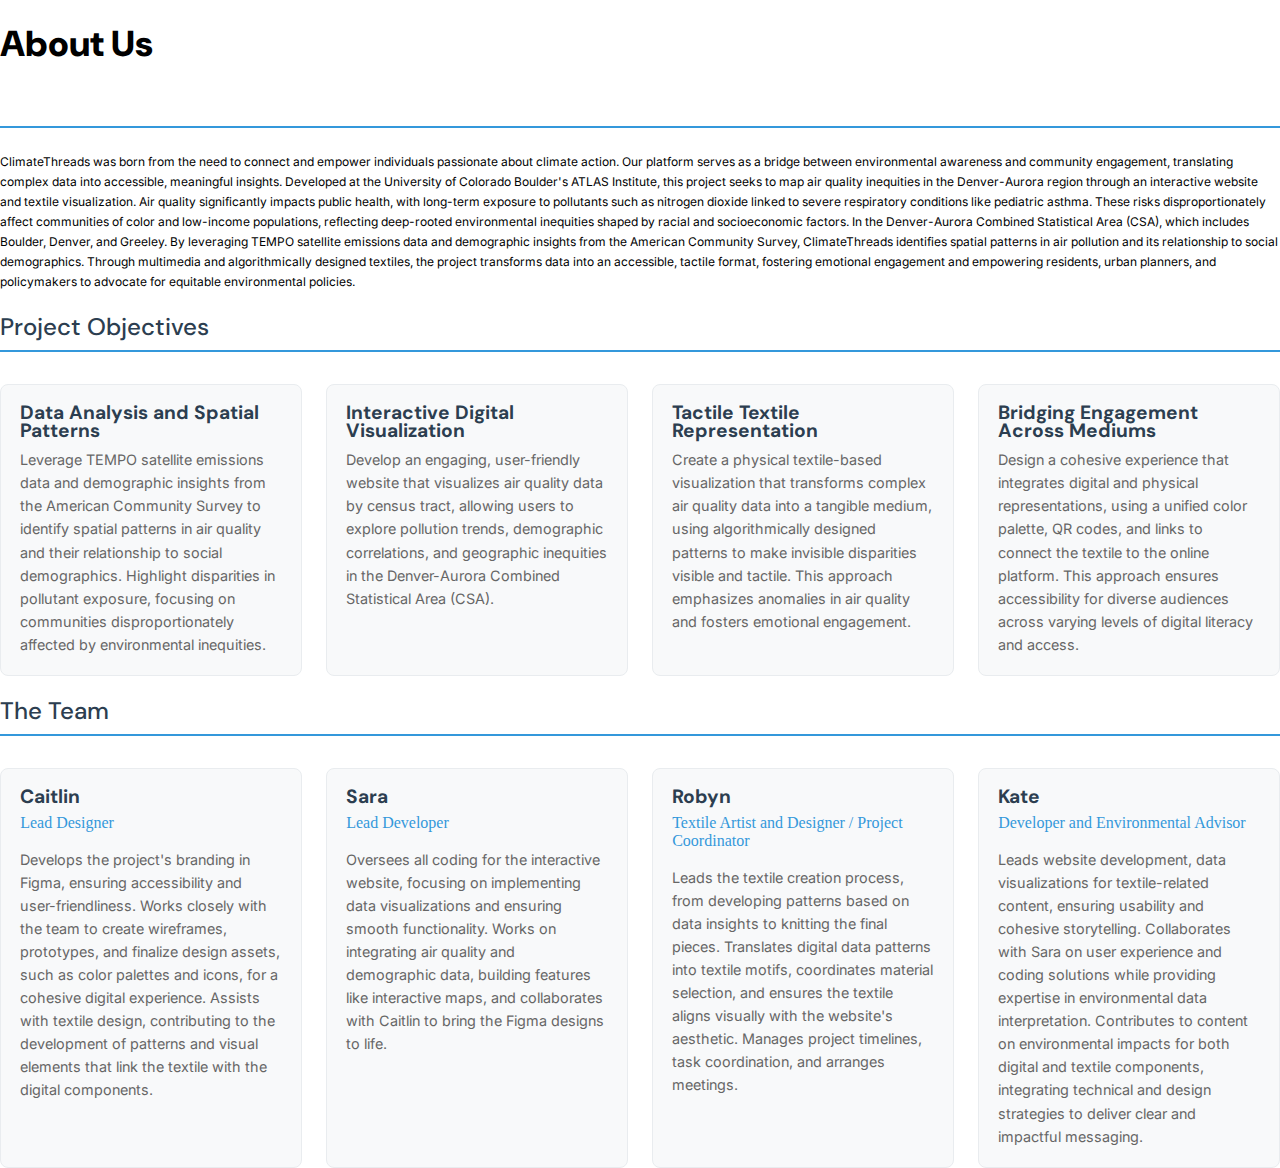
<file: html/about.html>
<!DOCTYPE html>
<html lang="en">
<head>
    <title>ClimateThreads - About</title>
    <link rel="stylesheet" href="../css/pagestyle.css">
    <link href="https://fonts.googleapis.com/css2?family=DM+Sans:wght@400;500;900&family=Inter:wght@400;700&display=swap" rel="stylesheet">

</head>
<body>
    <h1>About Us</h1>
    
    <section class="project-background">
        <h2 style="color:white">Project Background</h2>
        <p>ClimateThreads was born from the need to connect and empower individuals passionate about climate action. 
            Our platform serves as a bridge between environmental awareness and community engagement, translating complex
             data into accessible, meaningful insights. Developed at the University of Colorado Boulder's ATLAS Institute,
              this project seeks to map air quality inequities in the Denver-Aurora region through an interactive website
               and textile visualization. Air quality significantly impacts public health, with long-term exposure to pollutants 
               such as nitrogen dioxide linked to severe respiratory conditions like pediatric asthma. These risks 
               disproportionately affect communities of color and low-income populations, reflecting deep-rooted environmental
                inequities shaped by racial and socioeconomic factors. In the Denver-Aurora Combined Statistical Area (CSA),
                 which includes Boulder, Denver, and Greeley. By leveraging TEMPO satellite emissions data and demographic 
                 insights from the American Community Survey, ClimateThreads identifies spatial patterns in air pollution 
                 and its relationship to social demographics. Through multimedia and algorithmically designed textiles, 
                 the project transforms data into an accessible, tactile format, fostering emotional engagement and empowering
                  residents, urban planners, and policymakers to advocate for equitable environmental policies.</p>
    </section>

    <section class="team">
        <h2>Project Objectives</h2>
        <div class="team-members">
            <div class="member">
                <h3>Data Analysis and Spatial Patterns</h3>
                <p>Leverage TEMPO satellite emissions data and demographic insights from the American Community Survey to identify spatial patterns in air quality and their relationship to social demographics. Highlight disparities in pollutant exposure, focusing on communities disproportionately affected by environmental inequities.</p>
            </div>
            <div class="member">
                <h3>Interactive Digital Visualization</h3>
                <p>Develop an engaging, user-friendly website that visualizes air quality data by census tract, allowing users to explore pollution trends, demographic correlations, and geographic inequities in the Denver-Aurora Combined Statistical Area (CSA).</p>
            </div>
            <div class="member">
                <h3>Tactile Textile Representation</h3>
                <p>Create a physical textile-based visualization that transforms complex air quality data into a tangible medium, using algorithmically designed patterns to make invisible disparities visible and tactile. This approach emphasizes anomalies in air quality and fosters emotional engagement.</p>
            </div>
            <div class="member">
                <h3>Bridging Engagement Across Mediums</h3>
                <p>Design a cohesive experience that integrates digital and physical representations, using a unified color palette, QR codes, and links to connect the textile to the online platform. This approach ensures accessibility for diverse audiences across varying levels of digital literacy and access.</p>
            </div>
        </div>
    </section>

    <section class="team">
        <h2>The Team</h2>
        <div class="team-members">
            <div class="member">
                <h3>Caitlin</h3>
                <h4>Lead Designer</h4>
                <p>Develops the project's branding in Figma, ensuring accessibility and user-friendliness. Works closely with the team to create wireframes, prototypes, and finalize design assets, such as color palettes and icons, for a cohesive digital experience. Assists with textile design, contributing to the development of patterns and visual elements that link the textile with the digital components.</p>
            </div>

            <div class="member">
                <h3>Sara</h3>
                <h4>Lead Developer</h4>
                <p>Oversees all coding for the interactive website, focusing on implementing data visualizations and ensuring smooth functionality. Works on integrating air quality and demographic data, building features like interactive maps, and collaborates with Caitlin to bring the Figma designs to life.</p>
            </div>

            <div class="member">
                <h3>Robyn</h3>
                <h4>Textile Artist and Designer / Project Coordinator</h4>
                <p>Leads the textile creation process, from developing patterns based on data insights to knitting the final pieces. Translates digital data patterns into textile motifs, coordinates material selection, and ensures the textile aligns visually with the website's aesthetic. Manages project timelines, task coordination, and arranges meetings.</p>
            </div>

            <div class="member">
                <h3>Kate</h3>
                <h4>Developer and Environmental Advisor</h4>
                <p>Leads website development, data visualizations for textile-related content, ensuring usability and cohesive storytelling. Collaborates with Sara on user experience and coding solutions while providing expertise in environmental data interpretation. Contributes to content on environmental impacts for both digital and textile components, integrating technical and design strategies to deliver clear and impactful messaging.</p>
            </div>
        </div>
    </section>
</body>
</html>
</file>
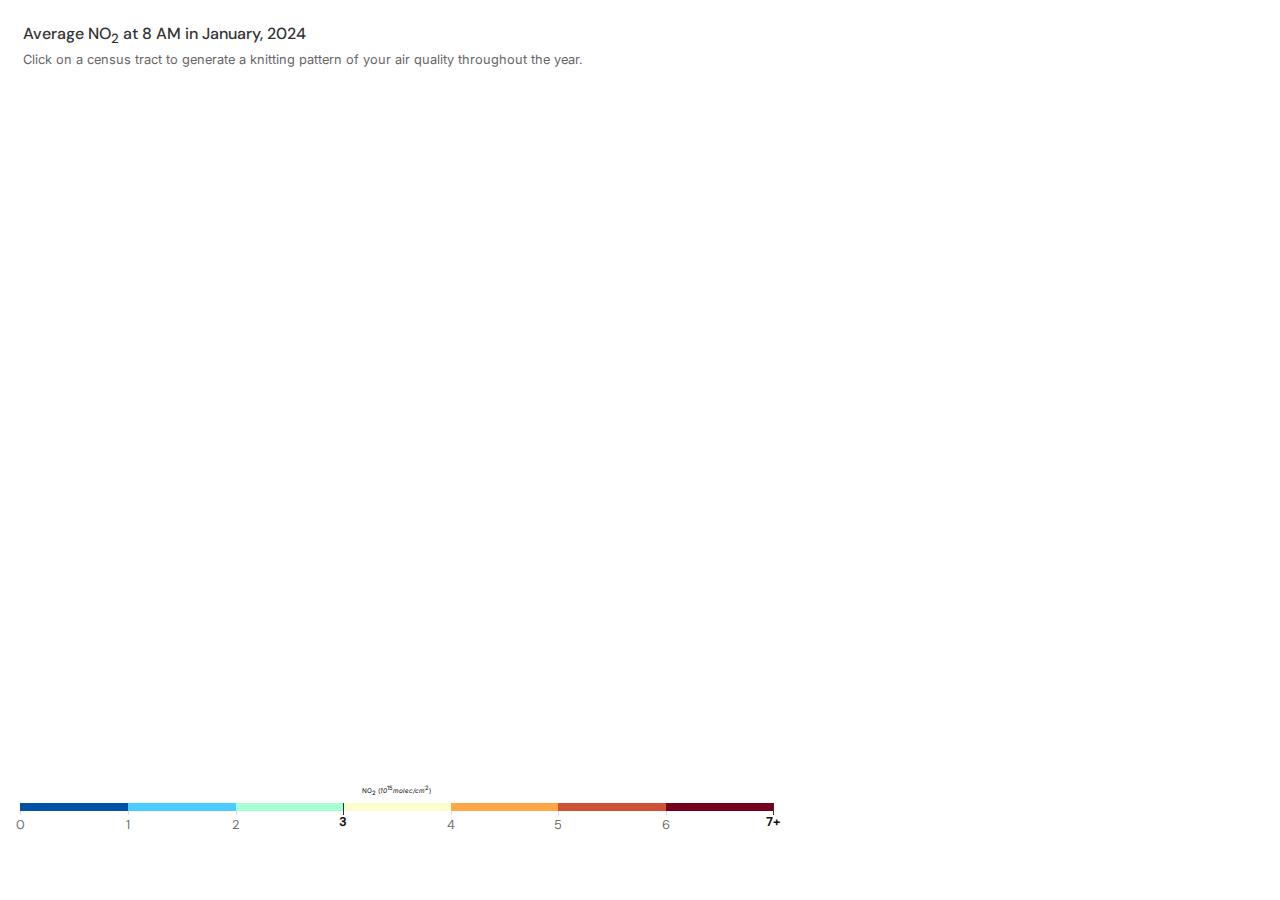
<file: html/displaymap.html>
<!DOCTYPE html>
<html>
<head>
<meta charset="utf-8">
<title>Display</title> 
<meta name="viewport" content="initial-scale=1,maximum-scale=1,user-scalable=no">

<link href="https://api.mapbox.com/mapbox-gl-js/v2.13.0/mapbox-gl.css" rel="stylesheet">
<link href="https://cdn.syncfusion.com/ej2/27.2.2/ej2-base/styles/material.css" rel="stylesheet">
    <link href="https://cdn.syncfusion.com/ej2/27.2.2/ej2-inputs/styles/material.css" rel="stylesheet">
    <link href="https://cdn.syncfusion.com/ej2/27.2.2/ej2-popups/styles/material.css" rel="stylesheet">
    <link href="https://cdn.syncfusion.com/ej2/27.2.2/ej2-buttons/styles/material.css" rel="stylesheet">
    <script src="https://api.mapbox.com/mapbox-gl-js/plugins/mapbox-gl-geocoder/v5.0.3/mapbox-gl-geocoder.min.js"></script>
    <link rel="stylesheet" href="https://api.mapbox.com/mapbox-gl-js/plugins/mapbox-gl-geocoder/v5.0.3/mapbox-gl-geocoder.css" type="text/css">
<script src="https://api.mapbox.com/mapbox-gl-js/v2.13.0/mapbox-gl.js"></script>
<script src="https://cdn.syncfusion.com/ej2/27.2.2/dist/ej2.min.js" type="text/javascript"></script>
<script src="https://cdn.syncfusion.com/ej2/syncfusion-helper.js" type ="text/javascript"></script>
<link rel="stylesheet" href="../css/style.css">
<link rel="stylesheet" href="../css/button.css">
<link rel="stylesheet" href="../css/components.css">
<link href="https://fonts.googleapis.com/css2?family=DM+Sans:wght@400;500;900&family=Inter:wght@400;700&display=swap" rel="stylesheet">
</head>
<style>
  .map-legend-bar {
    display: flex;
}

.map-legend-segment {
    height: 8px;
}
#overlay-text h2 {
  font-size: 1em;}
#overlay-text p {
  font-size: 0.8em;
}
#legend {
  position: absolute;
  bottom: 6vh;
  left: 1vw;
  width: 60%;
  background-color: rgba(255, 255, 255, 0.8);
  padding-bottom:35px;
  border-radius:5px;
  display: flex;
  flex-direction: column;
  justify-content: space-between;
  align-items: center;
}
.tick-text{
  font-size:0.8em;
}
.legend-label {
  font-size: 0.4em;
  margin:0;
  padding:0;
}
</style>
<body>
    <div id="displaymap" class="map"></div>
    <div id="overlay-text">
      <h2 id="map-title">Average NO<sub>2</sub> at 8 AM in January, 2024</h2>
      <p id="map-description" style="margin:0">Click on a census tract to generate a knitting pattern of your air quality throughout the year.</p>
  </div>
  <div id="legend" >
    <p class="legend-label">NO<sub>2</sub> (<em>10</em><sup>15</sup><em>molec/cm</em><sup>2</sup>)</p>
    <div class="map-legend">
      <div class="map-legend-bar">
        <div class="map-legend-segment" style="background-color: #0052a9; width: 14.29%; height: 8px;"></div>
        <div class="map-legend-segment" style="background-color: #4bccff; width: 14.29%; height: 8px;"></div>
        <div class="map-legend-segment" style="background-color: #a9ffd4; width: 14.29%; height: 8px;"></div>
        <div class="map-legend-segment" style="background-color: #fcfccd; width: 14.29%; height: 8px;"></div>
        <div class="map-legend-segment" style="background-color: #ffa646; width: 14.29%; height: 8px;"></div>
        <div class="map-legend-segment" style="background-color: #d05134; width: 14.29%; height: 8px;"></div>
        <div class="map-legend-segment" style="background-color: #75001d; width: 14.29%; height: 8px;"></div>
    </div>
    <div class="tick-text" style="left: 0%;">0</div>
    <div class="tick-text" style="left: 14.29%;">1</div>
    <div class="tick-text" style="left: 28.58%;">2</div>
    <div class="tick-text guideline" style="left: 42.87%;"><span class="tick-text-two-line">3</span></div>
    <div class="tick-text" style="left: 57.26%;">4</div>
    <div class="tick-text" style="left: 71.45%;">5</div>
    <div class="tick-text" style="left: 85.74%;">6</div>
    <div class="tick-text guideline" style="left: 100%;"><span class="tick-text-two-line">7+</div>
    <div class="tick-mark" style="left: 0%;"></div>
    <div class="tick-mark" style="left: 14.29%;"></div>
    <div class="tick-mark" style="left: 28.58%;"></div>
    <div class="tick-mark guideline" style="left: 42.87%;"></div>
    <div class="tick-mark" style="left: 57.16%;"></div>
    <div class="tick-mark" style="left: 71.45%;"></div>
    <div class="tick-mark" style="left: 85.74%;"></div>
    <div class="tick-mark guideline" style="left: 100%;"></div>
  </div>
  </div>
    <script src="../js/constants.js"></script>
    <script src="../js/map_class.js"></script>
      <script src="../js/displaymap.js"></script>
    <script src="../js/components.js"></script>
</body>
</html>
</file>
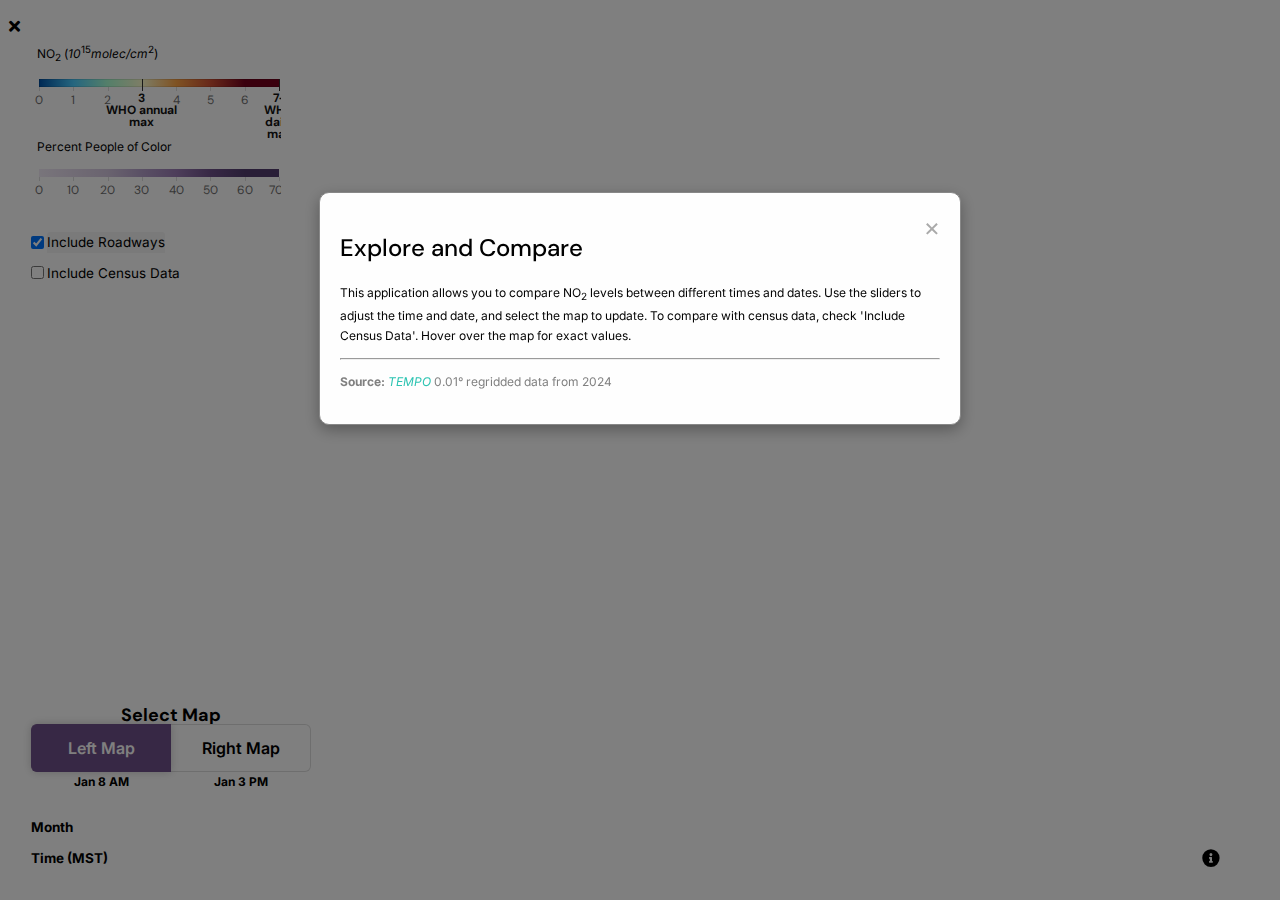
<file: html/map_compare.html>
<!DOCTYPE html>
<html>
<head>
<meta charset="utf-8">
<title>Swipe between maps</title> 
<meta name="viewport" content="initial-scale=1,maximum-scale=1,user-scalable=no">

<link href="https://api.mapbox.com/mapbox-gl-js/v2.13.0/mapbox-gl.css" rel="stylesheet">
<link href="https://cdn.syncfusion.com/ej2/27.2.2/ej2-base/styles/material.css" rel="stylesheet">
    <link href="https://cdn.syncfusion.com/ej2/27.2.2/ej2-inputs/styles/material.css" rel="stylesheet">
    <link href="https://cdn.syncfusion.com/ej2/27.2.2/ej2-popups/styles/material.css" rel="stylesheet">
    <link href="https://cdn.syncfusion.com/ej2/27.2.2/ej2-buttons/styles/material.css" rel="stylesheet">
    <script src="https://api.mapbox.com/mapbox-gl-js/plugins/mapbox-gl-geocoder/v5.0.3/mapbox-gl-geocoder.min.js"></script>
<link rel="stylesheet" href="https://api.mapbox.com/mapbox-gl-js/plugins/mapbox-gl-geocoder/v5.0.3/mapbox-gl-geocoder.css" type="text/css">



<script src="https://api.mapbox.com/mapbox-gl-js/v2.13.0/mapbox-gl.js"></script>
<script src="https://api.mapbox.com/mapbox-gl-js/plugins/mapbox-gl-compare/v0.4.0/mapbox-gl-compare.js"></script>
<script src="https://cdn.syncfusion.com/ej2/27.2.2/dist/ej2.min.js" type="text/javascript"></script>
<script src="https://cdn.syncfusion.com/ej2/syncfusion-helper.js" type ="text/javascript"></script>
<link rel="stylesheet" href="https://api.mapbox.com/mapbox-gl-js/plugins/mapbox-gl-compare/v0.4.0/mapbox-gl-compare.css" type="text/css">
<link rel="stylesheet" href="../css/style.css">
<link rel="stylesheet" href="../css/button.css">
<link rel="stylesheet" href="../css/components.css">
<link href="https://fonts.googleapis.com/css2?family=DM+Sans:wght@400;500;900&family=Inter:wght@400;700&display=swap" rel="stylesheet">
<link rel="stylesheet" href="https://cdnjs.cloudflare.com/ajax/libs/font-awesome/5.15.4/css/all.min.css">
</head>
<body>
<div id="comparison-container">
  <div id="before" class="map"></div>
  <div id="after" class="map"></div>
</div>


</nav>

<div id="console-button" >
  <div id=console-button-icon><i class="fas fa-times"></i></div>
  <div class="DateTime-container" id="mobile-datetime">
    <div id="before-label" class="map-label">Jan 8 AM</div>
    <div id="after-label" class="map-label"> Jan 3 PM</div>
  </div>
</div>
<div id="mobile-console">
<div id="console">
  
  <div class="console-content">
      
      <div id="poc"><p> </p></div>
      <div class="session">
          <div class="map-legend-container">
            <p class="legend-label">NO<sub>2</sub> (<em>10</em><sup>15</sup><em>molec/cm</em><sup>2</sup>)</p>
            <div class="map-legend">
              <div class="map-legend-bar">
                <div class="map-legend-gradient" style="background: linear-gradient(to right, #0052a9 0%, #4bccff 14.29%, #a9ffd4 28.58%, #fcfccd 42.87%, #ffa646 57.16%, #d05134 71.45%, #75001d 85.74%); height: 8px;"></div>
              </div>
              <!-- <div class="map-legend-gradient" style="background: linear-gradient(to right, #0052a9 0%, #4bccff 31.25%, #a9ffd4 40.625%, #fcfccd 50%, #ffa646 56.25%, #d05134 62.5%, #75001d 68.75%); height: 20px;"></div></div> -->
            <div class="tick-text" style="left: 0%;">0</div>
            <div class="tick-text" style="left: 14.29%;">1</div>
            <div class="tick-text" style="left: 28.58%;">2</div>
            <div class="tick-text guideline" style="left: 42.87%;"><span class="tick-text-two-line">3</span><span class="tick-text-two-line">WHO annual</span><span class="tick-text-two-line">max</span></div>
            <div class="tick-text" style="left: 57.26%;">4</div>
            <div class="tick-text" style="left: 71.45%;">5</div>
            <div class="tick-text" style="left: 85.74%;">6</div>
            <div class="tick-text guideline" style="left: 100%;"><span class="tick-text-two-line">7+</span><span class="tick-text-two-line">WHO daily</span><span class="tick-text-two-line">max</span></div>
            <div class="tick-mark" style="left: 0%;"></div>
            <div class="tick-mark" style="left: 14.29%;"></div>
            <div class="tick-mark" style="left: 28.58%;"></div>
            <div class="tick-mark guideline" style="left: 42.87%;"></div>
            <div class="tick-mark" style="left: 57.16%;"></div>
            <div class="tick-mark" style="left: 71.45%;"></div>
            <div class="tick-mark" style="left: 85.74%;"></div>
            <div class="tick-mark guideline" style="left: 100%;"></div>
          </div>
          <div class="census-legend-container" id = 'census-colors'>
            <p class="legend-label" >Percent People of Color</p>
            <div class="map-legend">
              <div class="map-legend-bar">
                <div class="census-legend-gradient" style="background: linear-gradient(to right, #F2EBF7 0%, #E3D8EB 14.29%, #D4C7DF 28.58%, #B4A0CA 42.87%, #9B7CB5 57.16%, #6f518a 71.45%, #523d6f 85.74%); height: 8px;"></div>
              </div>
              <!-- <div class="map-legend-gradient" style="background: linear-gradient(to right, #0052a9 0%, #4bccff 31.25%, #a9ffd4 40.625%, #fcfccd 50%, #ffa646 56.25%, #d05134 62.5%, #75001d 68.75%); height: 20px;"></div></div> -->
            <div class="tick-text" style="left: 0%;">0</div>
            <div class="tick-text" style="left: 14.29%;">10</div>
            <div class="tick-text" style="left: 28.58%;">20</div>
            <div class="tick-text" style="left: 42.87%;">30</div>
            <div class="tick-text" style="left: 57.26%;">40</div>
            <div class="tick-text" style="left: 71.45%;">50</div>
            <div class="tick-text" style="left: 85.74%;">60</div>
            <div class="tick-text" style="left: 100%;">70+</div>
            <div class="tick-mark" style="left: 0%;"></div>
            <div class="tick-mark" style="left: 14.29%;"></div>
            <div class="tick-mark" style="left: 28.58%;"></div>
            <div class="tick-mark" style="left: 42.87%;"></div>
            <div class="tick-mark" style="left: 57.16%;"></div>
            <div class="tick-mark" style="left: 71.45%;"></div>
            <div class="tick-mark" style="left: 85.74%;"></div>
            <div class="tick-mark" style="left: 100%;"></div>
          </div>



          </div>
      </div>
      
    
  

    


  
  <!-- Time slider -->


</div>
<nav id="listing-group" class="listing-group">
  <div class="item">
  <div class="checkbox-container">
    <input type="checkbox" checked id="roadways">
    <label for="roadways">include roadways</label>
  </div>
  <div class="checkbox-container">
    <input type="checkbox" id="census">
    <label for="census">include census data</label>
  </div>
</nav>

</div>
<div id="info-popup" class="info-popup" style="display: block;">
  <div class="info-popup-content">
    <span class="close">&times;</span>
    <h2>Explore and Compare </h2>
    <p>This application allows you to compare NO<sub>2</sub> levels between different times and dates. Use the sliders to adjust the time and date, and select the map to update. To compare with census data, check 'Include Census Data'. Hover over the map for exact values.</p>
    <hr>
    <p class="source"><strong>Source:</strong><em> <a href="https://tempo.si.edu/data_for_public.html">TEMPO</a></em> 0.01&#176; regridded data from 2024</p>
  </div>
</div>
<!-- TODO: add info icon to bottom right. Create full screen pop-up with info upon user click -->
<div id="info-button" style="position: fixed; bottom: 30px; right: 60px; z-index: 1000; cursor:pointer;font-size:large">
  <i class="fas fa-info-circle"></i>
</div>
<!-- <div id="explain">
    <p align="justify" style="padding-left: 4px;color:rgba(71,71,71,1.00)">Use the sliders to select the month and time to compare NO<sub>2</sub> levels. You can choose to change the data on either the left or right map. Hover over the map for exact values.</p>
    <hr>
    <p class="source"><strong>Source:</strong><em> <a href="https://tempo.si.edu/data_for_public.html">TEMPO</a></em> 0.01&#176; regridded data from 2024</p>

</div> -->
</div>
<div id="draggable-div" class="draggable">
  <div class="slider-container">
    <div class="selector-container"id="select-maps">
      <h3 class ='select-map-heading'>Select Map</h3>
    <div class="toggle" >
      <input type="radio" id="leftMap" name="mapSelector" value="left" checked>
      <label for="leftMap" class="button">Left Map</label>
      <input type="radio" id="rightMap" name="mapSelector" value="right">
      <label for="rightMap" class="button">Right Map</label>
  </div>
  
  <div class="DateTime-container">
    <div id="before-label" class="map-label">Jan 8 AM</div>
    <div id="after-label" class="map-label"> Jan 3 PM</div>
  </div>
  </div>
    <!-- add label for slider -->
    <label for="month-slider">Month</label>
    <div id="month-slider"></div>
    <label for="time-slider">Time (MST)</label>
    <div id="time-slider"></div>
    <div id="census-dropdown-container" style="display:none">
      <label for="census-variable">Select Variable:</label>
      <select id="census-variable">
          <option value="TotalPop">Total Population</option>
          <option value="MedianIncome">Median Income</option>
          <option value="MedianAge">Median Age</option>
          <option value="PercentPoverty">% Below Poverty</option>
          <option value="PercentPOC">% People of Color</option>
      </select>
    </div>
  
  
  
  
  
  </div>
  </div>
</div>
  <script src="../js/constants.js"></script>
  <script src="../js/map_class.js"></script>
  <script src="../js/components.js"></script>
	<script src="../js/map_compare.js"></script>
  

</body>
</html>
</file>
<file: css/pagestyle.css>
html {
    scroll-snap-type: y mandatory;
    overflow-x:hidden;
}
body {
    margin: 0;
    padding: 0;}

h1 {
    font: 36px/40px 'DM Sans';
    font-weight: 900;
}
h2 {
    font: 24px/30px 'DM Sans';
    font-weight: 500;
}
h3 {
    font: 18px/18px 'DM Sans';
    font-weight: 700;
}
p {
    font: 12px/20px 'Inter', sans-serif;
}
nav ul {
    list-style-type: none;
    padding: 0;
    margin: 0;
    background-color: #333;
    overflow: hidden;
}

nav li {
    float: left;
}

nav li a {
    display: block;
    color: white;
    text-align: center;
    padding: 14px 16px;
    text-decoration: none;
}

nav li a:hover {
    background-color: #111;
}

.active {
    background-color: #4CAF50;
}

.woven-container {
    display: flex;
    flex-wrap: wrap;
    width: 100%;
}
.woven-row {
    width: 100%;
    height: 50px; /* Adjust height as needed */
}

/* General section styling */
.section {
    /* padding: 2rem;
    margin: 2rem 0; */
    box-sizing: border-box;
    scroll-snap-align: center;

}

h2 {
    color: #333;
    margin-bottom: 1.5rem;
}
#air-quality-map, #pattern-builder, #fabric-showcase {
    width: 100%;
    margin: 0 auto;
    scroll-snap-align: start;
}
.map-container iframe, .builder-container iframe {
    width: 100%;
    height: 100%;
}

/* Map Section */
.map-container {
    width: 100%;
    height: 100vh;
    background-color: #f0f0f0;
    border: 2px solid #ddd;
    border-radius: 8px;
}

.map-placeholder {
    width: 100%;
    height: 100%;
    display: flex;
    align-items: center;
    justify-content: center;
    font-size: 1.2rem;
    color: #666;
}

/* Pattern Builder Section */
.builder-container {
    display: flex;
    flex-direction: column;
    gap: 20px;
    justify-content: space-between;
    margin-top: 1rem;
}

.builder-component {
    background-color: #ffffff;
    border-radius: 8px;
    padding: 1rem;
    max-width: 50%;
    margin-bottom: 20px;
}



/* Showcase Section */
.showcase-grid {
    display: grid;
    grid-template-columns: repeat(auto-fit, minmax(250px, 1fr));
    gap: 20px;
    padding: 1rem;
}

.project-card {
    background-color: #fff;
    border-radius: 8px;
    padding: 1rem;
    text-align: center;
    min-height: 200px;
    display: flex;
    align-items: center;
    justify-content: center;
    box-shadow: 0 2px 4px rgba(0,0,0,0.1);
}

/* Responsive adjustments */
@media (max-width: 768px) {
    .builder-container {
        flex-direction: column;
    }
    
    .builder-component {
        margin-bottom: 1rem;
    }
    .page iframe {
        overflow-x: hidden;
      }
}
.knit-sliders{
    width:100%

}

.slider-group {
    display: flex;
    flex-direction: column;
    align-items: center;
    gap: 0.5rem;
    height: 100%;
}

.slider-group label {
    font-weight: bold;
    color: #444;
}

.slider-with-ticks {
    position: relative;
    height: 100%;
    display: flex;
    align-items: center;
    padding: 0 0.5rem;
}


.ticks {
    display: flex;
    flex-direction: column;
    justify-content: space-between;
    height: 100%;
    position: absolute;
    left: 100%;
    top: 0;
    padding: 0;
}

.ticks span {
    font-size: 0.8rem;
    color: #666;
    transform: none;
    margin-left: 5px;
    position: relative;
}

.ticks span::before {
    content: '';
    position: absolute;
    right: 100%;
    top: 50%;
    width: 8px;
    height: 1px;
    background-color: #666;
    margin-right: 3px;
}

.slider-value {
    text-align: center;
    font-weight: bold;
    color: #4CAF50;
}



/* About Page Styles */
.section {
    max-width: 100%;
    margin: 10px;
    padding: 1rem;
    background-color: #ffffff;
    border-radius: 8px;
    display: flex;
    flex-direction:row;
    border-radius: 5px;

}

section h2 {
    color: #2c3e50;
    margin-bottom: 1.5rem;
    padding-bottom: 0.5rem;
    border-bottom: 2px solid #3498db;
}

/* Project Objectives List */
.project-objectives ul {
    list-style-type: none;
    padding-left: 0;
}

.project-objectives li {
    margin: 1rem 0;
    padding-left: 1.5rem;
    position: relative;
}
.project-background{
    background-color: white;
    border-radius:5px;
}

.project-objectives li:before {
    content: "•";
    color: #3498db;
    font-weight: bold;
    position: absolute;
    left: 0;
}

/* Team Section */
.team-members {
    display: grid;
    grid-template-columns: repeat(4, 1fr);
    gap: 1.5rem;
    margin-top: 2rem;
}

.member {
    background: #f8f9fa;
    padding: 1.2rem;
    border-radius: 8px;
    transition: transform 0.2s ease-in-out;
    border: 1px solid #e9ecef;
}

.member:hover {
    transform: translateY(-5px);
    box-shadow: 0 4px 8px rgba(0, 0, 0, 0.1);
}

.member h3 {
    color: #2c3e50;
    margin: 0 0 0.5rem 0;
    font-size: 1.2rem;
}

.member h4 {
    color: #3498db;
    margin: 0 0 1rem 0;
    font-size: 1rem;
    font-weight: 500;
}

.member p {
    color: #666;
    line-height: 1.6;
    margin: 0;
    font-size: 0.9rem;
}

.mobile-logo{
    max-width: 100vw;
    max-height: 20%;
    display:none;
}
/* Responsive Design */
@media (max-width: 1024px) {
    .team-members {
        grid-template-columns: repeat(2, 1fr);
    }
}

@media (max-width: 768px) {
    .team-members {
        grid-template-columns: 1fr;
    }
    .mobile-logo{
        display:block
    }
}


.logo-item img {
    vertical-align: middle;
}

#badair{
    position: absolute;
    max-width: 100vw;
    top: 30%;
    left:50%;
    transform: translate(-50%,-50%);
    color: white;
    font-size-adjust:calc(); 
    /* TODO:adjust font size to size with resizing */
}
#sub-badair{
    position: absolute;
    top: 50%;
    left:50%;
    transform: translate(-50%,-50%);
    color:white
}
</file>
<file: css/style.css>
body {
    margin: 0;
    padding: 0;
    overflow: hidden;
    
}

#map {
    position: absolute;
    top: 0;
    bottom: 0;
    width: 100%;
}

.source {
    color: gray;
}


#no2 {
    align-content: flex-start;
    padding: 4px;
    border: 2px solid rgba(47, 47, 131, 1.00);
}

body * {
    -webkit-touch-callout: none;
    -webkit-user-select: none;
    -moz-user-select: none;
    -ms-user-select: none;
    user-select: none;
    
}

.border {
    border-width: 3px;
    border-style: solid;
    border-color: #003665;
}

.map {
    position: absolute;
    top: 0;
    bottom: 0;
    width: 100%;
}

.session {
    margin-bottom: 20px;
}

.row {
    height: 12px;
    width: 100%;
}

.colors {
    background: linear-gradient(to right, #0927a0, #59e1ff, #aeffc8, #fff947, #ff9b29, #f9525d, #850000,#320000);
    height: 20px;
    position: relative;
    /* margin-bottom: 20px; */
}

.ticks {
    display: flex;
    justify-content: space-between;
    position: relative;
    top: 0; /* Adjust to position tick marks */
}


.tick {
    width: 1px;
    height: 10px;
    background: black;
}

.labels {
    display: flex;
    justify-content: space-between;
    position: relative;
    margin-top: 5px;
}

.label {
    width: 10%;
    /* display: inline-block; */
    text-align: left;
}

.col {
    height: 12px;
    width: 100%;
}
label {
    font: 1.5vh/1.5 'Inter', sans-serif;
    font-weight: 400;
    color: black;
}
.map-label {
    font: 12px/20px 'Inter', sans-serif;
    font-weight: 400;
    color: black;
    margin-bottom: 10px;
    text-align: center;
    width: 100%;
}
.e-control-wrapper.e-slider-container .e-scale .e-tick .e-tick-value {
    font: 10px/12px 'Inter', sans-serif;
    font-weight: 400;
    color: black;
}
.demos {
    background: linear-gradient(to right, #0052a9, #4bccff, #a9ffd4, #fcfccd, #ffa646, #d05134, #75001d);
    margin-bottom: 5px;
}

a {
    text-decoration: none;
    color: #2dc4b2;
}

/* Add font for headers */
h1 {
    font: 36px/40px 'DM Sans';
    font-weight: 900;
}
h2 {
    font: 24px/30px 'DM Sans';
    font-weight: 500;
}
h3 {
    font: 18px/18px 'DM Sans';
    font-weight: 700;
}
p {
    font: 12px/20px 'Inter', sans-serif;
}
.listing-group {
    font: 1vh/1 'Inter', sans-serif;
    font-weight: 400;
    z-index: 1;
    border:none;
    border-radius: 3px;
    width: 100%;
    color: black;
    display: flex;
    flex-direction: column;
}

.listing-group input[type='checkbox']:first-child + label {
    border-radius: 3px 3px 0 0;
}

.listing-group label:last-child {
    border-radius: 0 0 3px 3px;
    border: none;
}

/* .listing-group input[type='checkbox'] {
    display: none;
} */
.checkbox-container {
    display: flex;
    align-items: center;
    margin-bottom: 10px; /* Adjust spacing between checkboxes */
}


.listing-group input[type='checkbox'] + label {
    background-color: white;
    display: block;
    cursor: pointer;
    text-transform: capitalize;
}
/* Optional: Style for the checkboxes and labels */
.checkbox-container input[type="checkbox"]:checked {
    background-color: #4bccff; /* Change this to your desired color */
    border-color: #ff4bb7; /* Change this to match the background color */
}


.listing-group input[type='checkbox'] + label:hover,
.listing-group input[type='checkbox']:checked + label {
    background-color: whitesmoke;
}

/* .listing-group input[type='checkbox']:checked + label:before {
    content: '✔';
} */

.popup-content p {
    margin: 2px 0; /* Adjust the margin as needed */
    line-height: 1.2; /* Adjust the line height as needed */
    z-index: 1000;
}

.map-container {
    position: relative;
    width: 100%;
    height: 100%;
}

/* Ensure the map itself fills the container */
#displaymap {
    position: absolute;
    top: 0;
    bottom: 0;
    width: 100%;
    height: 100%;
}
#console-button {
    position: absolute;
    width:fit-content;
    height:fit-content;
    padding:1vh;
    border-radius: 2px;
    top: 1vh;
    left: 0;
    z-index: 1000;
    background-color: rgba(255, 255, 255, 0.8);
    border: none;
    font-size: 3vh;
    cursor: pointer;
    font-size: 1em;
    cursor: pointer;
    opacity: 1;
    transition: opacity 0.5s ease;
    -webkit-transition: opacity 0.5s ease;
    -moz-transition: opacity 0.5s ease;
    -ms-transition: opacity 0.5s ease;
    -o-transition: opacity 0.5s ease;
}

#overlay-text {
    position: absolute;
    top: 1vh; /* Adjust as needed */
    left: 1vw; /* Adjust as needed */
    background: rgba(255, 255, 255, 0.8); /* Semi-transparent background */
    padding: 10px;
    border-radius: 5px;
    width: 60vw;
    z-index: 1; /* Ensure it is above the map */
}

#overlay-text h2 {
    margin: 0;
    font-size: 4vw/2; /* Adjust as needed */
    color: #333; /* Adjust as needed */
}

#overlay-text p {
    font: 3vw/1 'Inter', sans-serif; /* Adjust as needed */
    margin: 5px 0 0;
    color: #666; /* Adjust as needed */
}
@media (max-width: 768px) {
    .DateTime-container{
        display:none;
    }

    #overlay-text {
        top: 1vh;
        left:0;
        margin:0;
        width: 95%;
    }
}
</file>
<file: css/button.css>
/* TOGGLE STYLING */
.toggle {
    margin: 0;
    box-sizing: border-box;
    font-size: 0;
    display: flex;
    flex-flow: row nowrap;
    justify-content: flex-start;
    align-items: stretch;
    height:fit-content;
  }
  
  .toggle input {
    position: absolute;
    opacity: 0;
    width: 0;
    height: 0;
  }
  
  .toggle input + label {
    margin: 0;
    padding: .75rem 2rem;
    box-sizing: border-box;
    position: relative;
    display: inline-block;
    border: solid 1px #DDD;
    background-color: #FFF;
    font-size: 1rem;
    line-height: 140%;
    font-weight: 600;
    text-align: center;
    box-shadow: 0 0 0 rgba(255, 255, 255, 0);
    transition: border-color .15s ease-out, color .25s ease-out, background-color .15s ease-out, box-shadow .15s ease-out;
  }
  
  .toggle input + label:first-of-type {
    border-radius: 6px 0 0 6px;
    border-right: none;
  }
  
  .toggle input + label:last-of-type {
    border-radius: 0 6px 6px 0;
    border-left: none;
  }
  
  .toggle input:hover + label {
    border-color: #001f3f; /* Replace $darkNavy with the actual color value */
  }
  
  .toggle input:checked + label {
    background-color: #39CCCC; /* Replace $teal2 with the actual color value */
    color: #FFF;
    box-shadow: 0 0 10px rgba(0, 0, 0, 0.2); /* Replace $activeShadow with the actual box-shadow value */
    border-color: #39CCCC; /* Replace $teal2 with the actual color value */
    z-index: 1;
  }
  
  .toggle input:focus + label {
    outline: 2px solid #39CCCC; /* Replace with the actual focus outline value */
    outline-offset: 2px;
  }
  
  @media (min-width: 768px) {
    .toggle input + label {
      padding: .75rem .25rem;
      flex: 0 0 50%;
      display: flex;
      justify-content: center;
      align-items: center;
    }
  }
  .select-map-heading {
    display: flex;
    justify-content: center;
  }
</file>
<file: css/components.css>
#loader {
    color: #008cff;
    font-family: 'Helvetica Neue','calibiri';
    font-size: 14px;
    height: 40px;
    left: 45%;
    position: absolute;
    top: 45%;
    width: 30%;
  }
  
  .wrap {
    box-sizing: border-box;
    height: 260px;
    margin: 0 auto;
    /* padding: 30px 10px; */
    width: 260px;
  }



.selector-container input[type="radio"] {
    display: none;
    margin: 0;
    padding: 0;
    align-items: center;
}
.slider-container label {
    font-weight: bold;
    padding-top: 10px;
    display: block;
    width: 90%;
}

.selector-container input[type="radio"]:checked + .button {
    background-color: #6f518a;
    box-shadow: #3f324a;
    color: white;
    border-color: #6f518a;;
}
.e-control-wrapper.e-slider-container .e-slider .e-handle {
    background-color:#6f518a;
    border-color: #6f518a;
}
.e-slider-tooltip.e-tooltip-wrap.e-popup.e-tooltip-wrap.e-popup.e-material-default {
    background-color: #6f518a;
}
.e-control-wrapper.e-slider-container.e-horizontal {
    height: 48px;
    width: 90%;
    display: flex;
    justify-content: center;
}
.e-scale .e-tick.e-custom::before {
    content: '\e967';
    position: absolute;
}
/* #time-slider .e-handle {
    height: 25px;
    width: 2px;
    top: 3px;
    border-radius: 15px;
    background-color: #f9920b;
  } */
.DateTime-container {
    display: flex;
    flex-direction: row;
    align-items: center;
    justify-content: space-between;
    margin-bottom: 5px;
}
.map-label {
    font-weight: bold;
    margin-bottom: 10px;
    text-align: center;
    width: 90%
}
.mapboxgl-compare .compare-swiper-vertical {
    background-color:#6f518a;
}

#console {
    position: absolute;
    box-shadow: inset 0 0 0 2px #fff;
    display:flex;
    top: 0;
    flex-direction: column;
    width: fit-content;
    height: fit-content;
    padding: 3vh;
    background-color: white;
    overflow-y: auto;
    border-radius: 5px;
    box-sizing: border-box;
}
.selector-container.hidden {
    display: none;
}
.selector-container {
    margin-top: 20px;
}

.console-content {
    flex: 1;
    overflow: hidden;
    height: fit-content;
    transition: height 0.3s ease;
    border:none;
}
#console-collapsed 
{
    display:none
}
#console-expanded{
    display:block
}
.console-collapsed .console-content {
    display:none;
    height: 0;
    padding: 0;
}

.console-expanded .console-content {
    display:block;
    height: fit-content;
    padding: 0; /* Adjust padding as needed */
}

.console-header {
    cursor: pointer;
    display: flex;
    justify-content: space-between;
    align-items: center;
    width: fit-content

}
#census-colorbar {
    display: flex;
    height: 20px;
    width: 100%;
}
.colorbar-segment {
    flex: 1;
    height: 100%;
}

.draggable {
    width: 300px;
    padding: 10px;
    border-radius: 5px;
    border: 1px solid #ffffff;
    background-color: #ffffff;
    position: absolute;
    top: 75%;
    left: 10px;
    cursor: move;
    z-index: 1000;
}
.slider-container {
    display: block;
    margin: 10px;
}

.slider-container.hidden {
    display: none;
}
.draggable h3 {
    margin: 0;
    padding: 0;
    cursor: move;
}
#toggle-button {
    background: none;
    border: none;
    font-size: 1em;
    cursor: pointer;
}

/* For the legend */
.map-legend {
    height: 8px;
    margin: 0 2px;
    min-width: 240px;
    position: relative;
    pointer-events: none;
    width: 98%;
}
.map-legend-bar {
    position: relative;
}

.legend-bar {
    box-shadow: inset 1px 0 0 0 rgba(0, 0, 0, .1), inset 0 1px 0 0 rgba(0, 0, 0, .1), inset 0 -1px 0 0 rgba(0, 0, 0, .1);
    position: absolute;
    height: 8px;
    z-index: 0;
}
.map-legend-gradient {
    box-shadow: inset 1px 0 0 0 rgba(0, 0, 0, .1), inset 0 1px 0 0 rgba(0, 0, 0, .1), inset 0 -1px 0 0 rgba(0, 0, 0, .1);
    z-index: 0;
}
.map-legend-container {
    margin-top: 0;
    margin-left:10px;
    margin-bottom: 55px;
    width: 84%;
}
.census-legend-container {
    margin-top: 50px;
    margin-bottom: 55px;
    width: 100%;
}

.tick-text {
    font-family: "DM Sans";
    font-size: 12px;
    color: #6e6e6e;
    position: absolute;
    text-align: center;
    top: 13px;
    -webkit-transform: translateX(-50%);
    transform: translateX(-50%);
}
.tick-text.guideline {
    color: #121212;
    font-weight: 700;
}

.tick-mark {
    background-color: #dcdcdc;
    height: 4px;
    position: absolute;
    top: 8px;
    width: 1px;
}

.tick-mark.guideline {
    background-color: #333;
    top: 0;
    height: 12px;
}
.tick-text-two-line {
    display: block;
    line-height: 1;
    position: relative;
}


.console-collapsed {
    transform: scale(0);
    opacity: 0;
}

#console-button.visible {
    opacity: 1;
}
#mobile-datetime{
    display:none;}
.console-close {
    position: absolute;
    top: 5px;
    right: 5px;
    background: none;
    border: none;
    color: white;
    font-size: 16px;
    cursor: pointer;
}
#before, #after {
    position: absolute;
    top: 0;
    bottom: 0;
    width: 100%;
    height: 100%;
}


@media (max-width: 768px) {
    #console {
        top:1vh;
        width:100vw;
        height:auto;
        border-radius: 0;
        -webkit-border-radius: 0;
        -moz-border-radius: 0;
        -ms-border-radius: 0;
        -o-border-radius: 0;
}
#console-button{
    display:flex;
    flex-direction: row;
    width:100vw;
}
    #comparison-container{
        height: 94vh;
        top: 6vh;
        position: relative;
        /* top:20vh; */
    }
    #draggable-div {
        width: 100vw;
        border: 1px solid #ffffff;
        background-color: #ffffff;
        position: absolute;
        cursor: move;
        z-index: 1000;
}
#mobile-datetime{
    display:flex;
    flex-direction: row;
    width:94vw;
    right:0;
    top:0
}
    .draggable{
        width: 100vw;
        left:0;
        border-radius:0;
        position: absolute;
        cursor: move;
        z-index: 1000;
        -webkit-border-radius:0;
        -moz-border-radius:0;
        -ms-border-radius:0;
        -o-border-radius:0;
}
    #explain{
        display:none
    }
    .mapboxgl-ctrl-geocoder {
        display: none;
    }
    .search-icon {
        display: block;
        position: absolute;
        top: 10px;
        right: 10px;
        background: white;
        border-radius: 50%;
        cursor: pointer;
        z-index: 1;
    }
}
#explain{
    bottom:10px;
    right:10px;
    display: none;
}
.show-search .mapboxgl-ctrl-geocoder {
    display: block;
}

/* Style for the dimmed background */
.info-popup {
    display: none; /* Hidden by default */
    position: fixed;
    z-index: 1001; /* Ensure it is above other content */
    left: 0;
    top: 0;
    width: 100%;
    height: 100%;
    overflow: auto;
    background-color: rgba(0, 0, 0, 0.5); /* Black with opacity */
}

/* Style for the popup content */
.info-popup-content {
    background-color: #fefefe;
    margin: 15% auto; /* 15% from the top and centered */
    padding: 20px;
    border: 1px solid #888;
    width: 80%; /* Could be more or less, depending on screen size */
    max-width: 600px; /* Maximum width */
    box-shadow: 0 5px 15px rgba(0, 0, 0, 0.3);
    border-radius: 10px;
}

/* Style for the close button */
.info-popup .close {
    color: #aaa;
    float: right;
    font-size: 28px;
    font-weight: bold;
}


.info-popup .close:hover,
.info-popup .close:focus {
    color: black;
    text-decoration: none;
    cursor: pointer;
}

.mobile-console {
    position: fixed;
    bottom: 0;
    left: 0;
    width: 100%;
    background: white;
    box-shadow: 0 -2px 10px rgba(0, 0, 0, 0.1);
    transition: transform 0.3s ease-in-out;
    transform: translateY(0);
    z-index: 1000;
}
.mobile-console.hidden {
    transform: translateY(100%);
}
</file>
